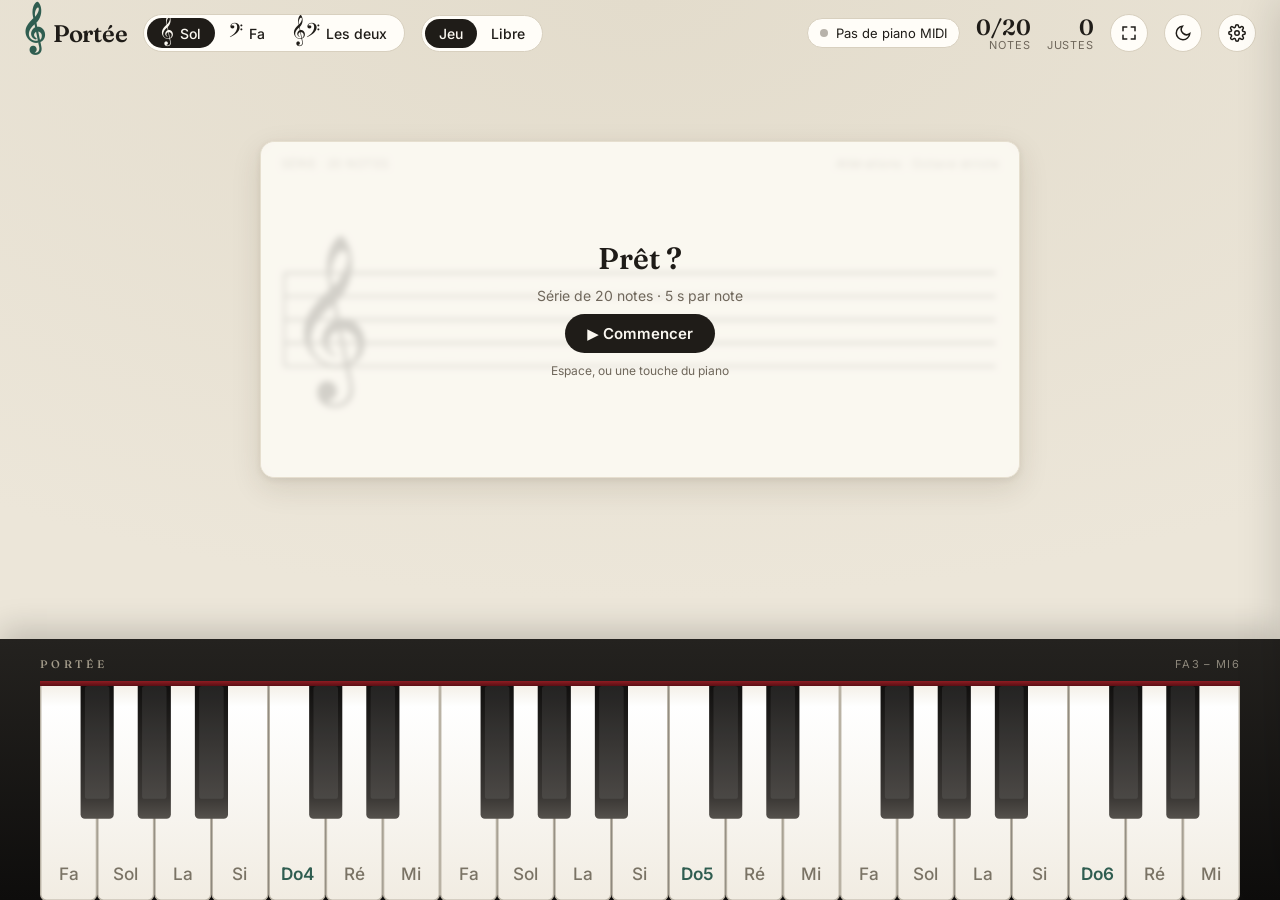
<file: index.html>
<!doctype html>
<html lang="fr">
<head>
<meta charset="utf-8">
<meta name="viewport" content="width=device-width, initial-scale=1, viewport-fit=cover">
<title>Portée</title>
<meta name="description" content="Entraînement à la lecture de notes, clé de sol et clé de fa, avec clavier et MIDI.">
<meta name="theme-color" content="#ece6d9">
<link rel="manifest" href="manifest.webmanifest">
<link rel="icon" href="icon.svg" type="image/svg+xml">
<link rel="preload" href="fonts/NotoMusic-music-4.woff2" as="font" type="font/woff2" crossorigin>
<link rel="stylesheet" href="css/fonts.css">
<link rel="stylesheet" href="css/style.css">
</head>
<body>

<header>
  <div class="brand"><span class="glyph">𝄞</span>Portée</div>
  <span class="seg" id="clefSeg">
    <button data-v="treble"><span class="g">𝄞</span><span class="t">Sol</span></button>
    <button data-v="bass"><span class="g">𝄢</span><span class="t">Fa</span></button>
    <button data-v="both" title="Portée double : clé de sol et clé de fa"><span class="g">𝄞𝄢</span><span class="t">Les deux</span></button>
  </span>
  <span class="seg" id="actSeg" title="Jeu : reconnaître les notes · Libre : la portée affiche ce que vous jouez">
    <button data-v="game">Jeu</button>
    <button data-v="free">Libre</button>
  </span>
  <div class="spacer"></div>
  <span class="pill metro-box" id="metroBox" hidden>
    <button class="step" id="tempoDown" title="Ralentir" aria-label="Ralentir">−</button>
    <button class="metro" id="metroBtn" aria-pressed="false"><span class="dot"></span><svg class="q" viewBox="0 0 10 20" aria-hidden="true"><ellipse cx="4.2" cy="16" rx="4" ry="2.9" transform="rotate(-22 4.2 16)"/><rect x="7.1" y="1" width="1.3" height="15"/></svg><span class="txt"></span></button>
    <button class="step" id="tempoUp" title="Accélérer" aria-label="Accélérer">+</button>
    <button class="metre" id="metreBtn" title="Mesure (appuyer pour changer)"></button>
  </span>
  <span class="pill midi hide-sm" id="midiPill" hidden><span class="dot"></span><span class="txt"></span></span>
  <div class="stat"><span class="v" id="stat1v"></span><span class="l" id="stat1l"></span></div>
  <div class="stat"><span class="v" id="stat2v"></span><span class="l" id="stat2l"></span></div>
  <div class="lives" id="lives" title="Vies"></div>
  <button class="icon-btn" id="fsBtn" title="Plein écran" aria-label="Plein écran" hidden>
    <svg viewBox="0 0 24 24" fill="none" stroke="currentColor" stroke-width="2" stroke-linecap="round"><path class="fs-on" d="M4 9V4h5M20 9V4h-5M4 15v5h5M20 15v5h-5"/><path class="fs-off" d="M9 4v5H4M15 4v5h5M9 20v-5H4M15 20v-5h5"/></svg>
  </button>
  <button class="icon-btn" id="themeBtn" title="Thème clair / sombre" aria-label="Thème clair / sombre">
    <svg viewBox="0 0 24 24" fill="none" stroke="currentColor" stroke-width="2"><path d="M21 12.8A9 9 0 1 1 11.2 3a7 7 0 0 0 9.8 9.8z"/></svg>
  </button>
  <button class="icon-btn" id="gearBtn" title="Réglages" aria-label="Réglages">
    <svg viewBox="0 0 24 24" fill="none" stroke="currentColor" stroke-width="2"><circle cx="12" cy="12" r="3"/><path d="M19.4 15a1.7 1.7 0 0 0 .3 1.8l.1.1a2 2 0 1 1-2.8 2.8l-.1-.1a1.7 1.7 0 0 0-1.8-.3 1.7 1.7 0 0 0-1 1.5V21a2 2 0 1 1-4 0v-.1a1.7 1.7 0 0 0-1.1-1.5 1.7 1.7 0 0 0-1.8.3l-.1.1a2 2 0 1 1-2.8-2.8l.1-.1a1.7 1.7 0 0 0 .3-1.8 1.7 1.7 0 0 0-1.5-1H3a2 2 0 1 1 0-4h.1a1.7 1.7 0 0 0 1.5-1.1 1.7 1.7 0 0 0-.3-1.8l-.1-.1a2 2 0 1 1 2.8-2.8l.1.1a1.7 1.7 0 0 0 1.8.3H9a1.7 1.7 0 0 0 1-1.5V3a2 2 0 1 1 4 0v.1a1.7 1.7 0 0 0 1 1.5 1.7 1.7 0 0 0 1.8-.3l.1-.1a2 2 0 1 1 2.8 2.8l-.1.1a1.7 1.7 0 0 0-.3 1.8V9a1.7 1.7 0 0 0 1.5 1H21a2 2 0 1 1 0 4h-.1a1.7 1.7 0 0 0-1.5 1z"/></svg>
  </button>
</header>

<main>
  <div class="sheet">
    <div class="sheet-head"><span id="headMode"></span><span id="headTags"></span></div>
    <svg id="staff" aria-label="Portée"></svg>
    <div class="overlay" id="overlay"></div>
    <button class="sheet-btn" id="clearSeq" hidden title="Effacer la partition">Effacer</button>
  </div>
  <div class="timer" id="timer"><i id="timerBar"></i></div>
  <div class="feedback" id="feedback" aria-live="polite"></div>
</main>

<section class="piano">
  <div class="piano-top"><span class="brandmark">PORTÉE</span><span id="rangeLbl"></span></div>
  <div class="keys-wrap" id="keysWrap">
    <div class="felt"></div>
    <svg class="keys" id="keys" aria-label="Clavier"></svg>
  </div>
</section>

<div class="scrim" id="scrim"></div>
<aside class="drawer" id="drawer" aria-label="Réglages">
  <h2>Réglages <button class="icon-btn" id="closeBtn" aria-label="Fermer">✕</button></h2>
  <div id="controls"></div>
  <div class="row"><div class="lbl">Entrée MIDI</div><div id="midiRow" class="hint-t"></div></div>
  <div class="row"><div class="lbl">Points faibles <span class="muted" id="statsClef"></span></div><div id="statsList"></div>
    <button class="link-btn" id="resetStats">Effacer les statistiques</button></div>
  <div class="row hint-t">Clavier d'ordinateur (mode 1 octave) : rangée du milieu pour les touches blanches, rangée du haut pour les noires. Espace : commencer.</div>
</aside>

<script type="module" src="js/main.js"></script>
</body>
</html>
</file>
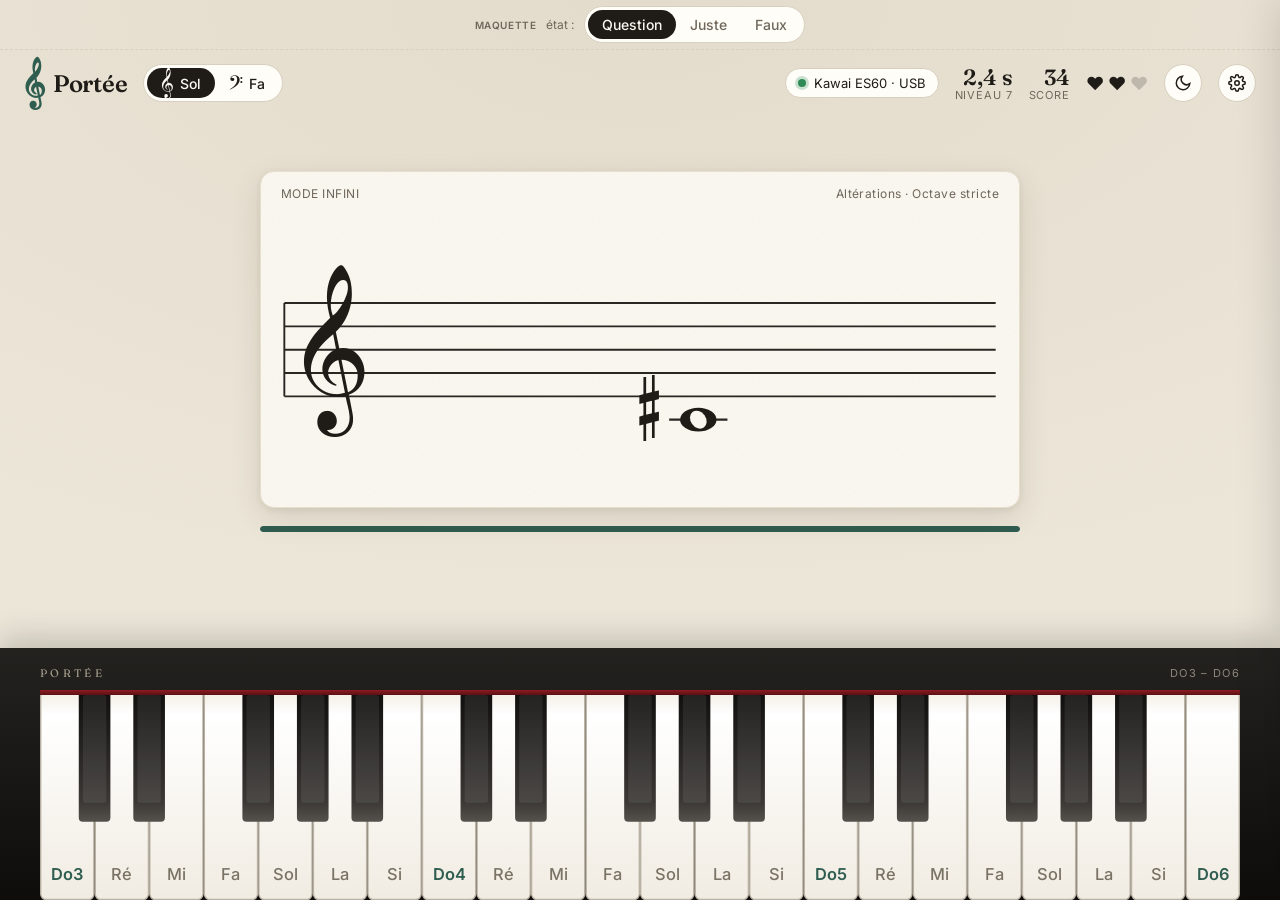
<file: maquette.html>
<!doctype html>
<html lang="fr">
<head>
<meta charset="utf-8">
<meta name="viewport" content="width=device-width, initial-scale=1">
<title>Portée — maquette</title>
<link rel="preconnect" href="https://fonts.googleapis.com">
<link rel="preconnect" href="https://fonts.gstatic.com" crossorigin>
<link href="https://fonts.googleapis.com/css2?family=Fraunces:opsz,wght@9..144,500;9..144,600&family=Inter:wght@400;500;600&family=Noto+Music&display=swap" rel="stylesheet">
<style>
:root{
  --bg:#ece6d9; --bg2:#e3dccc;
  --paper:#fbf8f1; --paper-edge:#e6dfcf;
  --ink:#1f1c18; --ink-soft:#6f675b; --line:#2a2622;
  --ui:#fffdf8; --ui-border:#d8d0bf; --ui-active:#1f1c18; --ui-active-text:#fbf8f1;
  --accent:#2f5d50;
  --ok:#2e8b57; --ok-soft:#bfe3cc; --bad:#c0392b; --bad-soft:#f2c4bd;
  --timer:#2f5d50; --timer-track:#e2dbcb;
  --lacquer1:#24221f; --lacquer2:#0e0d0c; --felt1:#8e1c22; --felt2:#5b0f14;
  --wk1:#ffffff; --wk2:#f1ece2; --wk-stroke:#b9b2a4;
  --bk1:#3b3835; --bk2:#0f0e0d;
  --shadow:0 10px 30px rgba(60,45,20,.12), 0 2px 6px rgba(60,45,20,.08);
}
:root[data-theme="dark"]{
  --bg:#141518; --bg2:#1a1b20;
  --paper:#1f2026; --paper-edge:#2c2d35;
  --ink:#ebe5d6; --ink-soft:#9b968a; --line:#d9d3c4;
  --ui:#23242b; --ui-border:#363843; --ui-active:#ebe5d6; --ui-active-text:#18191d;
  --accent:#7fb8a4;
  --ok:#4fc283; --ok-soft:#2c5b42; --bad:#ef6a5a; --bad-soft:#6b302b;
  --timer:#7fb8a4; --timer-track:#2c2d35;
  --shadow:0 10px 30px rgba(0,0,0,.45), 0 2px 6px rgba(0,0,0,.3);
}
*{box-sizing:border-box}
html,body{margin:0;height:100%}
body{
  background:radial-gradient(1200px 600px at 50% 0%, var(--bg2), var(--bg));
  color:var(--ink); font-family:Inter,system-ui,sans-serif;
  display:grid; grid-template-rows:auto auto 1fr auto; min-height:100vh;
  transition:background .3s,color .3s;
}
button{font:inherit;color:inherit}

/* ---------- barre maquette ---------- */
.mock{
  display:flex;gap:10px;align-items:center;justify-content:center;flex-wrap:wrap;
  font-size:12px;color:var(--ink-soft);padding:6px 16px;border-bottom:1px dashed var(--ui-border);
}
.mock b{font-weight:600;letter-spacing:.06em;text-transform:uppercase;font-size:10px}

/* ---------- barre du haut ---------- */
header{
  display:flex;align-items:center;gap:16px;padding:14px 24px;flex-wrap:wrap;
}
.brand{font-family:Fraunces,serif;font-weight:600;font-size:24px;letter-spacing:-.01em;display:flex;align-items:center;gap:8px}
.brand .glyph{font-family:"Noto Music";font-size:30px;line-height:1;color:var(--accent)}
.spacer{flex:1}
.seg{display:inline-flex;background:var(--ui);border:1px solid var(--ui-border);border-radius:999px;padding:3px}
.seg button{border:0;background:none;padding:6px 14px;border-radius:999px;cursor:pointer;font-size:14px;font-weight:500;display:flex;align-items:center;gap:6px;transition:background .2s,color .2s}
.seg button .g{font-family:"Noto Music";font-size:18px;line-height:1}
.seg button.on{background:var(--ui-active);color:var(--ui-active-text)}
.pill{display:inline-flex;align-items:center;gap:8px;background:var(--ui);border:1px solid var(--ui-border);border-radius:999px;padding:6px 12px;font-size:13px}
.dot{width:8px;height:8px;border-radius:50%;background:var(--ok);box-shadow:0 0 0 3px color-mix(in srgb,var(--ok) 25%,transparent)}
.stat{display:flex;flex-direction:column;align-items:flex-end;line-height:1.1}
.stat .v{font-family:Fraunces,serif;font-size:22px;font-weight:600}
.stat .l{font-size:11px;color:var(--ink-soft);text-transform:uppercase;letter-spacing:.08em}
.lives{display:flex;gap:4px;font-size:18px}
.lives .off{opacity:.2}
.icon-btn{width:38px;height:38px;border-radius:50%;border:1px solid var(--ui-border);background:var(--ui);cursor:pointer;display:grid;place-items:center}
.icon-btn svg{width:18px;height:18px}

/* ---------- zone partition ---------- */
main{display:flex;flex-direction:column;align-items:center;justify-content:center;padding:8px 24px 24px;gap:18px}
.sheet{
  width:min(760px,100%);background:var(--paper);border-radius:14px;box-shadow:var(--shadow);
  border:1px solid var(--paper-edge);position:relative;overflow:hidden;
}
.sheet::before{ /* grain papier */
  content:"";position:absolute;inset:0;pointer-events:none;opacity:.35;mix-blend-mode:multiply;
  background-image:url("data:image/svg+xml,%3Csvg xmlns='http://www.w3.org/2000/svg' width='160' height='160'%3E%3Cfilter id='n'%3E%3CfeTurbulence type='fractalNoise' baseFrequency='.9' numOctaves='2' stitchTiles='stitch'/%3E%3CfeColorMatrix values='0 0 0 0 .55 0 0 0 0 .5 0 0 0 0 .4 0 0 0 .18 0'/%3E%3C/filter%3E%3Crect width='100%25' height='100%25' filter='url(%23n)'/%3E%3C/svg%3E");
}
:root[data-theme="dark"] .sheet::before{opacity:.12;mix-blend-mode:screen}
.sheet-head{display:flex;justify-content:space-between;padding:14px 20px 0;font-size:12px;color:var(--ink-soft);letter-spacing:.04em}
.sheet svg{display:block;width:100%;height:auto}
.staff line{stroke:var(--line);stroke-width:1.3}
.clef{font-family:"Noto Music";fill:var(--ink)}
.note{fill:var(--ink);transition:fill .2s}
.note .hole{fill:var(--paper)}
.acc{font-family:"Noto Music";fill:var(--ink);transition:fill .2s}
.ledger{stroke:var(--line);stroke-width:1.6}
.state-ok .note,.state-ok .acc{fill:var(--ok)}
.state-bad .note,.state-bad .acc{fill:var(--bad)}
#noteGroup{transform-box:fill-box;transform-origin:center}
.state-ok #noteGroup{animation:pop .45s cubic-bezier(.3,1.6,.5,1)}
.state-bad #noteGroup{animation:shake .4s}
@keyframes pop{0%{transform:scale(1)}40%{transform:scale(1.25)}100%{transform:scale(1)}}
@keyframes shake{0%,100%{transform:translateX(0)}20%{transform:translateX(-7px)}40%{transform:translateX(6px)}60%{transform:translateX(-4px)}80%{transform:translateX(3px)}}

.timer{width:min(760px,100%);height:6px;background:var(--timer-track);border-radius:99px;overflow:hidden}
.timer i{display:block;height:100%;background:var(--timer);border-radius:99px;transform-origin:left;animation:countdown 2.4s linear infinite}
@keyframes countdown{0%{transform:scaleX(1)}75%{background:var(--timer)}100%{transform:scaleX(0);background:var(--bad)}}
.paused .timer i{animation:none;transform:scaleX(.42)}

.feedback{height:28px;font-family:Fraunces,serif;font-size:20px;font-weight:500;text-align:center}
.feedback .sub{font-family:Inter;font-size:14px;color:var(--ink-soft);margin-left:8px}
.feedback.ok{color:var(--ok)} .feedback.bad{color:var(--bad)}

/* ---------- clavier ---------- */
.piano{
  background:linear-gradient(180deg,var(--lacquer1),var(--lacquer2));
  padding:18px 24px 0;box-shadow:0 -10px 30px rgba(0,0,0,.18);
  display:flex;flex-direction:column;align-items:center;
}
.piano-top{width:100%;max-width:1200px;display:flex;justify-content:space-between;color:#8d877b;font-size:11px;letter-spacing:.12em;text-transform:uppercase;padding-bottom:10px}
.piano-top .brandmark{font-family:Fraunces,serif;letter-spacing:.3em;color:#a39b8a}
.keys-wrap{width:100%;max-width:1200px}
.keys-wrap.simple{max-width:760px}
.felt{height:5px;background:linear-gradient(180deg,var(--felt1),var(--felt2))}
.keys{display:block;width:100%;height:auto}
.wk{fill:url(#gWhite);stroke:var(--wk-stroke);stroke-width:1;cursor:pointer;transition:fill .15s}
.bk{fill:url(#gBlack);cursor:pointer}
.bk-shine{fill:rgba(255,255,255,.08);pointer-events:none}
.wk.ok{fill:var(--ok-soft)} .bk.ok{fill:var(--ok)}
.wk.bad{fill:var(--bad-soft)} .bk.bad{fill:var(--bad)}
.hint{animation:hint 1s ease-in-out infinite}
@keyframes hint{50%{opacity:.55}}
.klabel{font-size:12px;fill:#7a7365;text-anchor:middle;font-family:Inter;font-weight:500;pointer-events:none}
.klabel.c{fill:var(--accent);font-weight:600}
.klabel.big{font-size:17px}
.klabel.en{font-size:10px;fill:#a39b8a;font-weight:400}
.klabel.big.en{font-size:13px}
.blabel.sm{font-size:9px}
.blabel{font-size:11px;fill:#cfc8b8;text-anchor:middle;font-family:Inter;pointer-events:none}

/* ---------- panneau réglages ---------- */
.drawer{
  position:fixed;top:0;right:0;height:100%;width:min(360px,100%);background:var(--ui);
  border-left:1px solid var(--ui-border);box-shadow:-20px 0 40px rgba(0,0,0,.15);
  transform:translateX(105%);transition:transform .3s cubic-bezier(.2,.8,.2,1);
  padding:22px;overflow:auto;z-index:10;
}
.drawer.open{transform:none}
.drawer h2{font-family:Fraunces,serif;font-weight:600;margin:0 0 18px;font-size:22px;display:flex;justify-content:space-between;align-items:center}
.row{padding:12px 0;border-top:1px solid var(--ui-border)}
.row .lbl{font-size:13px;font-weight:600;margin-bottom:8px}
.row .hint-t{font-size:12px;color:var(--ink-soft);margin-top:6px}
.row .seg{flex-wrap:wrap}
.switch{display:flex;justify-content:space-between;align-items:center}
.tg{width:42px;height:24px;border-radius:99px;background:var(--ui-border);position:relative;cursor:pointer;border:0;transition:background .2s}
.tg::after{content:"";position:absolute;top:3px;left:3px;width:18px;height:18px;border-radius:50%;background:#fff;transition:transform .2s;box-shadow:0 1px 3px rgba(0,0,0,.25)}
.tg.on{background:var(--accent)} .tg.on::after{transform:translateX(18px)}

@media (max-width:700px){
  header{padding:12px 16px;gap:10px}
  main{padding:8px 16px 16px}
  .piano{padding:12px 8px 0}
  .hide-sm{display:none}
}
</style>
</head>
<body>

<div class="mock">
  <b>Maquette</b> état :
  <span class="seg" id="viewSeg">
    <button data-v="question" class="on">Question</button>
    <button data-v="ok">Juste</button>
    <button data-v="bad">Faux</button>
  </span>
</div>

<header>
  <div class="brand"><span class="glyph">𝄞</span>Portée</div>
  <span class="seg" id="clefSeg">
    <button data-c="treble" class="on"><span class="g">𝄞</span>Sol</button>
    <button data-c="bass"><span class="g">𝄢</span>Fa</button>
  </span>
  <div class="spacer"></div>
  <span class="pill hide-sm"><span class="dot"></span>Kawai ES60 · USB</span>
  <div class="stat hide-sm"><span class="v">2,4 s</span><span class="l">Niveau 7</span></div>
  <div class="stat"><span class="v">34</span><span class="l">Score</span></div>
  <div class="lives" title="Vies"><span>♥</span><span>♥</span><span class="off">♥</span></div>
  <button class="icon-btn" id="themeBtn" title="Thème">
    <svg viewBox="0 0 24 24" fill="none" stroke="currentColor" stroke-width="2"><path d="M21 12.8A9 9 0 1 1 11.2 3a7 7 0 0 0 9.8 9.8z"/></svg>
  </button>
  <button class="icon-btn" id="gearBtn" title="Réglages">
    <svg viewBox="0 0 24 24" fill="none" stroke="currentColor" stroke-width="2"><circle cx="12" cy="12" r="3"/><path d="M19.4 15a1.7 1.7 0 0 0 .3 1.8l.1.1a2 2 0 1 1-2.8 2.8l-.1-.1a1.7 1.7 0 0 0-1.8-.3 1.7 1.7 0 0 0-1 1.5V21a2 2 0 1 1-4 0v-.1a1.7 1.7 0 0 0-1.1-1.5 1.7 1.7 0 0 0-1.8.3l-.1.1a2 2 0 1 1-2.8-2.8l.1-.1a1.7 1.7 0 0 0 .3-1.8 1.7 1.7 0 0 0-1.5-1H3a2 2 0 1 1 0-4h.1a1.7 1.7 0 0 0 1.5-1.1 1.7 1.7 0 0 0-.3-1.8l-.1-.1a2 2 0 1 1 2.8-2.8l.1.1a1.7 1.7 0 0 0 1.8.3H9a1.7 1.7 0 0 0 1-1.5V3a2 2 0 1 1 4 0v.1a1.7 1.7 0 0 0 1 1.5 1.7 1.7 0 0 0 1.8-.3l.1-.1a2 2 0 1 1 2.8 2.8l-.1.1a1.7 1.7 0 0 0-.3 1.8V9a1.7 1.7 0 0 0 1.5 1H21a2 2 0 1 1 0 4h-.1a1.7 1.7 0 0 0-1.5 1z"/></svg>
  </button>
</header>

<main id="main">
  <div class="sheet">
    <div class="sheet-head"><span>MODE INFINI</span><span>Altérations · Octave stricte</span></div>
    <svg viewBox="0 0 520 210" id="staff"></svg>
  </div>
  <div class="timer"><i></i></div>
  <div class="feedback" id="feedback"></div>
</main>

<section class="piano">
  <div class="piano-top"><span class="brandmark">PORTÉE</span><span id="rangeLbl"></span></div>
  <div class="keys-wrap" id="keysWrap">
    <div class="felt"></div>
    <svg class="keys" id="keys"></svg>
  </div>
</section>

<aside class="drawer" id="drawer">
  <h2>Réglages <button class="icon-btn" id="closeBtn">✕</button></h2>
  <div class="row"><div class="lbl">Mode de jeu</div>
    <span class="seg"><button>Série</button><button class="on">Infini</button></span>
    <div class="hint-t">Infini : le temps diminue à chaque bonne réponse · 3 vies</div></div>
  <div class="row"><div class="lbl">Longueur de série</div>
    <span class="seg"><button>10</button><button class="on">20</button><button>50</button></span></div>
  <div class="row"><div class="lbl">Clavier</div>
    <span class="seg" id="kbSeg"><button data-k="strict" class="on">Octave stricte</button><button data-k="simple">1 octave</button></span>
    <div class="hint-t">1 octave : seul le nom de la note compte</div></div>
  <div class="row switch"><span class="lbl" style="margin:0">Noms sur les touches</span><button class="tg on" id="namesTg"></button></div>
  <div class="row"><div class="lbl">Notation</div>
    <span class="seg" id="notSeg"><button data-n="fr" class="on">Do Ré Mi</button><button data-n="en">C D E</button><button data-n="both">Les deux</button></span></div>
  <div class="row switch"><span class="lbl" style="margin:0">Altérations ♯ ♭</span><button class="tg on"></button></div>
  <div class="row switch"><span class="lbl" style="margin:0">Cas rares (Mi♯, Do♭…)</span><button class="tg"></button></div>
  <div class="row"><div class="lbl">Temps par note (mode série)</div>
    <span class="seg"><button>∞</button><button>10 s</button><button class="on">5 s</button><button>3 s</button><button>2 s</button></span></div>
  <div class="row"><div class="lbl">Étendue</div>
    <span class="seg"><button>Portée</button><button class="on">+2 lignes</button><button>+3 lignes</button></span></div>
  <div class="row switch"><span class="lbl" style="margin:0">Son de l'appli</span><button class="tg"></button></div>
  <div class="row"><div class="lbl">Entrée MIDI</div>
    <span class="pill"><span class="dot"></span>Kawai ES60 · USB</span></div>
</aside>

<script>
const S={clef:'treble',kb:'strict',names:true,notation:'fr',view:'question'};
const SHARP=['Do','Do♯','Ré','Ré♯','Mi','Fa','Fa♯','Sol','Sol♯','La','La♯','Si'];
const FLAT =['Do','Ré♭','Ré','Mi♭','Mi','Fa','Sol♭','Sol','La♭','La','Si♭','Si'];
const SHARP_EN=['C','C♯','D','D♯','E','F','F♯','G','G♯','A','A♯','B'];
const FLAT_EN =['C','D♭','D','E♭','E','F','G♭','G','A♭','A','B♭','B'];
// nom selon la notation choisie ; sep sépare FR et EN en mode « les deux »
const nm=(fr,en,sep=' / ')=>S.notation==='fr'?fr:S.notation==='en'?en:fr+sep+en;
const NOTES={
  treble:{letter:0,oct:4,acc:'♯',midi:61,txt:['Do♯ 4','C♯4'],alt:['Ré♭ 4','D♭4'],wrong:62,range:[48,84]},
  bass:  {letter:2,oct:2,acc:'♭',midi:39,txt:['Mi♭ 2','E♭2'],alt:['Ré♯ 2','D♯2'],wrong:40,range:[36,72]}
};
const NS='http://www.w3.org/2000/svg';
const el=(t,a={},txt)=>{const e=document.createElementNS(NS,t);for(const k in a)e.setAttribute(k,a[k]);if(txt!=null)e.textContent=txt;return e};

const TOP=70,SP=16,BOT=TOP+4*SP;
function drawStaff(){
  const svg=document.getElementById('staff');svg.innerHTML='';
  svg.setAttribute('class',S.view==='ok'?'state-ok':S.view==='bad'?'state-bad':'');
  const g=el('g',{class:'staff'});
  for(let i=0;i<5;i++)g.appendChild(el('line',{x1:16,x2:504,y1:TOP+i*SP,y2:TOP+i*SP}));
  g.appendChild(el('line',{x1:16,x2:16,y1:TOP,y2:BOT}));
  svg.appendChild(g);
  // clé
  if(S.clef==='treble') svg.appendChild(el('text',{class:'clef',x:26,y:BOT+1,'font-size':68},'𝄞'));
  else svg.appendChild(el('text',{class:'clef',x:30,y:TOP+SP*3.5,'font-size':66},'𝄢'));
  // note
  const n=NOTES[S.clef];
  const d=n.oct*7+n.letter, ref=S.clef==='treble'?30:18; // E4 / G2 sur la ligne du bas
  const y=BOT-(d-ref)*SP/2, x=300;
  const ng=el('g',{id:'noteGroup'});
  for(let ly=BOT+SP;ly<=y+0.1;ly+=SP)ng.appendChild(el('line',{class:'ledger',x1:x-20,x2:x+20,y1:ly,y2:ly}));
  for(let ly=TOP-SP;ly>=y-0.1;ly-=SP)ng.appendChild(el('line',{class:'ledger',x1:x-20,x2:x+20,y1:ly,y2:ly}));
  ng.appendChild(el('text',{class:'acc',x:x-34,y:y,'font-size':60,'text-anchor':'middle'},n.acc));
  const head=el('g',{class:'note'});
  head.appendChild(el('ellipse',{cx:x,cy:y,rx:12.5,ry:8.2}));
  head.appendChild(el('ellipse',{class:'hole',cx:x,cy:y,rx:5.2,ry:6.6,transform:`rotate(-35 ${x} ${y})`}));
  ng.appendChild(head);
  svg.appendChild(ng);
}

function drawKeys(){
  const svg=document.getElementById('keys');svg.innerHTML='';
  const n=NOTES[S.clef], simple=S.kb==='simple';
  const [lo,hi]=simple?[60,71]:n.range;
  const kw=simple?80:40, kh=simple?160:150, bw=kw*.58, bh=kh*.62;
  const defs=el('defs');
  defs.innerHTML=`<linearGradient id="gWhite" x1="0" y1="0" x2="0" y2="1"><stop offset="0" stop-color="var(--wk2)"/><stop offset=".12" stop-color="var(--wk1)"/><stop offset="1" stop-color="var(--wk2)"/></linearGradient>
  <linearGradient id="gBlack" x1="0" y1="0" x2="0" y2="1"><stop offset="0" stop-color="var(--bk2)"/><stop offset=".85" stop-color="var(--bk1)"/><stop offset="1" stop-color="#55514c"/></linearGradient>`;
  svg.appendChild(defs);
  const match=m=>simple?(a,b)=>a%12===b%12:(a,b)=>a===b;
  const eq=match();
  const cls=m=>{
    if(S.view==='ok'&&eq(m,n.midi))return' ok';
    if(S.view==='bad'&&eq(m,n.wrong))return' bad';
    if(S.view==='bad'&&eq(m,n.midi))return' ok hint';
    return'';
  };
  let wi=0;const blacks=[];
  for(let m=lo;m<=hi;m++){
    const pc=m%12, black=[1,3,6,8,10].includes(pc);
    if(black){blacks.push([m,wi*kw-bw/2]);continue}
    const x=wi*kw;
    svg.appendChild(el('rect',{class:'wk'+cls(m),x:x+.5,y:-4,width:kw-1,height:kh+4,rx:simple?6:4}));
    if(S.names){
      const isC=pc===0;
      const oct=(!simple&&isC)?String(Math.floor(m/12)-1):'';
      const fr=SHARP[pc]+oct, en=SHARP_EN[pc]+oct;
      const c='klabel'+(isC&&!simple?' c':'')+(simple?' big':'');
      if(S.notation==='both'){
        svg.appendChild(el('text',{class:c,x:x+kw/2,y:kh-12},fr));
        svg.appendChild(el('text',{class:c+' en',x:x+kw/2,y:kh-(simple?32:26)},en));
      } else svg.appendChild(el('text',{class:c,x:x+kw/2,y:kh-14},nm(fr,en)));
    }
    wi++;
  }
  for(const [m,x] of blacks){
    svg.appendChild(el('rect',{class:'bk'+cls(m),x,y:-4,width:bw,height:bh+4,rx:3}));
    svg.appendChild(el('rect',{class:'bk-shine',x:x+3,y:0,width:bw-6,height:bh-14,rx:2}));
    if(S.names&&simple){
      const pc=m%12;
      const both=S.notation==='both';
      svg.appendChild(el('text',{class:'blabel'+(both?' sm':''),x:x+bw/2,y:bh-30},nm(SHARP[pc],SHARP_EN[pc],' · ')));
      svg.appendChild(el('text',{class:'blabel'+(both?' sm':''),x:x+bw/2,y:bh-14},nm(FLAT[pc],FLAT_EN[pc],' · ')));
    }
  }
  svg.setAttribute('viewBox',`0 0 ${wi*kw} ${kh}`);
  document.getElementById('keysWrap').classList.toggle('simple',simple);
  document.getElementById('rangeLbl').textContent=simple?'1 octave':`Do${Math.floor(lo/12)-1} – Do${Math.floor(hi/12)-1}`;
}

function drawFeedback(){
  const f=document.getElementById('feedback'), n=NOTES[S.clef];
  f.className='feedback '+(S.view==='question'?'':S.view);
  f.innerHTML=S.view==='ok'?`${nm(...n.txt)} — juste !<span class="sub">0,9 s</span>`
            :S.view==='bad'?`C'était ${nm(...n.txt)}<span class="sub">(ou ${nm(...n.alt)})</span>`:'';
  document.getElementById('main').classList.toggle('paused',S.view!=='question');
}
function render(){drawStaff();drawKeys();drawFeedback()}

function seg(id,key,attr){
  document.getElementById(id).addEventListener('click',e=>{
    const b=e.target.closest('button');if(!b)return;
    S[key]=b.dataset[attr];
    [...e.currentTarget.children].forEach(c=>c.classList.toggle('on',c===b));render();
  });
}
seg('viewSeg','view','v');seg('clefSeg','clef','c');seg('kbSeg','kb','k');seg('notSeg','notation','n');
document.getElementById('namesTg').onclick=e=>{S.names=!S.names;e.currentTarget.classList.toggle('on',S.names);render()};
document.getElementById('gearBtn').onclick=()=>document.getElementById('drawer').classList.add('open');
document.getElementById('closeBtn').onclick=()=>document.getElementById('drawer').classList.remove('open');
document.getElementById('themeBtn').onclick=()=>{const r=document.documentElement;r.dataset.theme=r.dataset.theme==='dark'?'light':'dark'};
// autres boutons décoratifs du panneau
document.querySelectorAll('.drawer .seg:not(#kbSeg):not(#notSeg)').forEach(s=>s.addEventListener('click',e=>{const b=e.target.closest('button');if(b)[...s.children].forEach(c=>c.classList.toggle('on',c===b))}));
document.querySelectorAll('.drawer .tg:not(#namesTg)').forEach(t=>t.onclick=()=>t.classList.toggle('on'));
document.fonts.ready.then(render);render();
</script>
</body>
</html>
</file>
<file: css/fonts.css>
/* Polices embarquées (Google Fonts, licence SIL OFL) : l'appli fonctionne hors ligne dès la première ouverture. */
/* latin-ext */
@font-face {
  font-family: 'Fraunces';
  font-style: normal;
  font-weight: 500;
  font-display: swap;
  src: url(../fonts/Fraunces-latin-ext-0.woff2) format('woff2');
  unicode-range: U+0100-02BA, U+02BD-02C5, U+02C7-02CC, U+02CE-02D7, U+02DD-02FF, U+0304, U+0308, U+0329, U+1D00-1DBF, U+1E00-1E9F, U+1EF2-1EFF, U+2020, U+20A0-20AB, U+20AD-20C4, U+2113, U+2C60-2C7F, U+A720-A7FF;
}
/* latin */
@font-face {
  font-family: 'Fraunces';
  font-style: normal;
  font-weight: 500;
  font-display: swap;
  src: url(../fonts/Fraunces-latin-1.woff2) format('woff2');
  unicode-range: U+0000-00FF, U+0131, U+0152-0153, U+02BB-02BC, U+02C6, U+02DA, U+02DC, U+0304, U+0308, U+0329, U+2000-206F, U+20AC, U+2122, U+2191, U+2193, U+2212, U+2215, U+FEFF, U+FFFD;
}
/* latin-ext */
@font-face {
  font-family: 'Fraunces';
  font-style: normal;
  font-weight: 600;
  font-display: swap;
  src: url(../fonts/Fraunces-latin-ext-0.woff2) format('woff2');
  unicode-range: U+0100-02BA, U+02BD-02C5, U+02C7-02CC, U+02CE-02D7, U+02DD-02FF, U+0304, U+0308, U+0329, U+1D00-1DBF, U+1E00-1E9F, U+1EF2-1EFF, U+2020, U+20A0-20AB, U+20AD-20C4, U+2113, U+2C60-2C7F, U+A720-A7FF;
}
/* latin */
@font-face {
  font-family: 'Fraunces';
  font-style: normal;
  font-weight: 600;
  font-display: swap;
  src: url(../fonts/Fraunces-latin-1.woff2) format('woff2');
  unicode-range: U+0000-00FF, U+0131, U+0152-0153, U+02BB-02BC, U+02C6, U+02DA, U+02DC, U+0304, U+0308, U+0329, U+2000-206F, U+20AC, U+2122, U+2191, U+2193, U+2212, U+2215, U+FEFF, U+FFFD;
}
/* latin-ext */
@font-face {
  font-family: 'Inter';
  font-style: normal;
  font-weight: 400;
  font-display: swap;
  src: url(../fonts/Inter-latin-ext-2.woff2) format('woff2');
  unicode-range: U+0100-02BA, U+02BD-02C5, U+02C7-02CC, U+02CE-02D7, U+02DD-02FF, U+0304, U+0308, U+0329, U+1D00-1DBF, U+1E00-1E9F, U+1EF2-1EFF, U+2020, U+20A0-20AB, U+20AD-20C4, U+2113, U+2C60-2C7F, U+A720-A7FF;
}
/* latin */
@font-face {
  font-family: 'Inter';
  font-style: normal;
  font-weight: 400;
  font-display: swap;
  src: url(../fonts/Inter-latin-3.woff2) format('woff2');
  unicode-range: U+0000-00FF, U+0131, U+0152-0153, U+02BB-02BC, U+02C6, U+02DA, U+02DC, U+0304, U+0308, U+0329, U+2000-206F, U+20AC, U+2122, U+2191, U+2193, U+2212, U+2215, U+FEFF, U+FFFD;
}
/* latin-ext */
@font-face {
  font-family: 'Inter';
  font-style: normal;
  font-weight: 500;
  font-display: swap;
  src: url(../fonts/Inter-latin-ext-2.woff2) format('woff2');
  unicode-range: U+0100-02BA, U+02BD-02C5, U+02C7-02CC, U+02CE-02D7, U+02DD-02FF, U+0304, U+0308, U+0329, U+1D00-1DBF, U+1E00-1E9F, U+1EF2-1EFF, U+2020, U+20A0-20AB, U+20AD-20C4, U+2113, U+2C60-2C7F, U+A720-A7FF;
}
/* latin */
@font-face {
  font-family: 'Inter';
  font-style: normal;
  font-weight: 500;
  font-display: swap;
  src: url(../fonts/Inter-latin-3.woff2) format('woff2');
  unicode-range: U+0000-00FF, U+0131, U+0152-0153, U+02BB-02BC, U+02C6, U+02DA, U+02DC, U+0304, U+0308, U+0329, U+2000-206F, U+20AC, U+2122, U+2191, U+2193, U+2212, U+2215, U+FEFF, U+FFFD;
}
/* latin-ext */
@font-face {
  font-family: 'Inter';
  font-style: normal;
  font-weight: 600;
  font-display: swap;
  src: url(../fonts/Inter-latin-ext-2.woff2) format('woff2');
  unicode-range: U+0100-02BA, U+02BD-02C5, U+02C7-02CC, U+02CE-02D7, U+02DD-02FF, U+0304, U+0308, U+0329, U+1D00-1DBF, U+1E00-1E9F, U+1EF2-1EFF, U+2020, U+20A0-20AB, U+20AD-20C4, U+2113, U+2C60-2C7F, U+A720-A7FF;
}
/* latin */
@font-face {
  font-family: 'Inter';
  font-style: normal;
  font-weight: 600;
  font-display: swap;
  src: url(../fonts/Inter-latin-3.woff2) format('woff2');
  unicode-range: U+0000-00FF, U+0131, U+0152-0153, U+02BB-02BC, U+02C6, U+02DA, U+02DC, U+0304, U+0308, U+0329, U+2000-206F, U+20AC, U+2122, U+2191, U+2193, U+2212, U+2215, U+FEFF, U+FFFD;
}
/* music */
@font-face {
  font-family: 'Noto Music';
  font-style: normal;
  font-weight: 400;
  font-display: swap;
  src: url(../fonts/NotoMusic-music-4.woff2) format('woff2');
  unicode-range: U+25CC, U+2669-266F, U+1D000-1D0F5, U+1D100-1D245;
}
</file>
<file: css/style.css>
:root {
  --bg: #ece6d9; --bg2: #e3dccc;
  --paper: #fbf8f1; --paper-edge: #e6dfcf;
  --ink: #1f1c18; --ink-soft: #6f675b; --line: #2a2622;
  --ui: #fffdf8; --ui-border: #d8d0bf; --ui-active: #1f1c18; --ui-active-text: #fbf8f1;
  --accent: #2f5d50;
  --ok: #2e8b57; --ok-soft: #bfe3cc; --bad: #c0392b; --bad-soft: #f2c4bd;
  --timer: #2f5d50; --timer-track: #e2dbcb;
  --lacquer1: #24221f; --lacquer2: #0e0d0c; --felt1: #8e1c22; --felt2: #5b0f14;
  --wk1: #ffffff; --wk2: #f1ece2; --wk-stroke: #b9b2a4; --wk-down: #e2dccf;
  --bk1: #3b3835; --bk2: #0f0e0d;
  --shadow: 0 10px 30px rgba(60, 45, 20, .12), 0 2px 6px rgba(60, 45, 20, .08);
  color-scheme: light;
}
:root[data-theme="dark"] {
  --bg: #141518; --bg2: #1a1b20;
  --paper: #1f2026; --paper-edge: #2c2d35;
  --ink: #ebe5d6; --ink-soft: #9b968a; --line: #d9d3c4;
  --ui: #23242b; --ui-border: #363843; --ui-active: #ebe5d6; --ui-active-text: #18191d;
  --accent: #7fb8a4;
  --ok: #4fc283; --ok-soft: #2c5b42; --bad: #ef6a5a; --bad-soft: #6b302b;
  --timer: #7fb8a4; --timer-track: #2c2d35;
  --shadow: 0 10px 30px rgba(0, 0, 0, .45), 0 2px 6px rgba(0, 0, 0, .3);
  color-scheme: dark;
}

* { box-sizing: border-box }
html, body { margin: 0; min-height: 100% }
body {
  background: radial-gradient(1200px 600px at 50% 0%, var(--bg2), var(--bg)) fixed, var(--bg);
  color: var(--ink); font-family: Inter, system-ui, sans-serif;
  /* Tout tient dans la hauteur de l'écran, sans défilement : la partition prend la place qui reste. */
  display: grid; grid-template-rows: auto minmax(0, 1fr) auto; grid-template-columns: minmax(0, 1fr);
  height: 100vh; height: 100dvh; overflow: hidden;
  transition: background .3s, color .3s;
  -webkit-tap-highlight-color: transparent;
}
button { font: inherit; color: inherit }
[hidden] { display: none !important }

/* ---------- barre du haut ---------- */
header { display: flex; align-items: center; gap: 16px; padding: 14px 24px; flex-wrap: wrap }
.brand { font-family: Fraunces, serif; font-weight: 600; font-size: 24px; letter-spacing: -.01em; display: flex; align-items: center; gap: 8px }
.brand .glyph { font-family: "Noto Music"; font-size: 30px; line-height: 1; color: var(--accent) }
.spacer { flex: 1 }
.seg { display: inline-flex; flex-wrap: wrap; background: var(--ui); border: 1px solid var(--ui-border); border-radius: 999px; padding: 3px }
.seg button { border: 0; background: none; padding: 6px 14px; border-radius: 999px; cursor: pointer; font-size: 14px; font-weight: 500; display: flex; align-items: center; gap: 6px; transition: background .2s, color .2s }
.seg button .g { font-family: "Noto Music"; font-size: 18px; line-height: 1 }
.seg button.on { background: var(--ui-active); color: var(--ui-active-text) }
.seg button:focus-visible, .icon-btn:focus-visible, .tg:focus-visible, .btn:focus-visible { outline: 2px solid var(--accent); outline-offset: 2px }
.pill { white-space: nowrap; display: inline-flex; align-items: center; gap: 8px; background: var(--ui); border: 1px solid var(--ui-border); border-radius: 999px; padding: 6px 12px; font-size: 13px }
.dot { width: 8px; height: 8px; border-radius: 50%; background: var(--ink-soft); opacity: .5 }
.metro-box { padding: 2px; gap: 0 }
.metro-box button { border: 0; background: none; color: inherit; font: inherit; cursor: pointer; border-radius: 999px; display: inline-flex; align-items: center; justify-content: center }
.metro-box button:focus-visible { outline: 2px solid var(--accent); outline-offset: 1px }
.metro-box .step { width: 30px; height: 30px; font-size: 18px; line-height: 1; touch-action: manipulation; user-select: none; -webkit-user-select: none }
.metro-box .step:hover { background: var(--ui-border) }
.metro-box .metro { gap: 8px; padding: 4px 6px; font-size: 14px; font-variant-numeric: tabular-nums; min-width: 84px }
.metro-box .metre { margin-left: 2px; padding: 0 10px; height: 30px; border-left: 1px solid var(--ui-border) !important; border-radius: 0 999px 999px 0; font-family: Fraunces, serif; font-weight: 600; font-size: 14px; font-variant-numeric: tabular-nums }
.metro-box .metre:hover { background: var(--ui-border) }
.metro .q { width: 9px; height: 18px; fill: currentColor; margin-right: -4px }
.metro-box.on { border-color: var(--accent) }
.metro-box.on .dot { background: var(--accent); opacity: 1 }
.metro .dot.tick { animation: beat .18s ease-out }
.metro .dot.tick.accent { animation-duration: .26s }
@keyframes beat { 0% { transform: scale(2.1); box-shadow: 0 0 0 4px color-mix(in srgb, var(--accent) 35%, transparent) } 100% { transform: scale(1) } }
.pill.on .dot, .dot.on { background: var(--ok); opacity: 1; box-shadow: 0 0 0 3px color-mix(in srgb, var(--ok) 25%, transparent) }
.stat { display: flex; flex-direction: column; align-items: flex-end; line-height: 1.1; min-width: 44px }
.stat .v { font-family: Fraunces, serif; font-size: 22px; font-weight: 600; font-variant-numeric: tabular-nums }
.stat .l { font-size: 11px; color: var(--ink-soft); text-transform: uppercase; letter-spacing: .08em }
.lives { display: flex; gap: 4px; font-size: 18px; color: var(--bad) }
.lives .off { opacity: .2; color: var(--ink) }
.lives .lost { animation: lost .5s }
@keyframes lost { 40% { transform: scale(1.6) } }
.icon-btn { width: 38px; height: 38px; border-radius: 50%; border: 1px solid var(--ui-border); background: var(--ui); cursor: pointer; display: grid; place-items: center; flex: none }
.icon-btn svg { width: 18px; height: 18px }

/* ---------- zone partition ---------- */
main { display: flex; flex-direction: column; align-items: center; justify-content: center; padding: 8px 24px 24px; gap: 18px; min-height: 0 }
.sheet {
  width: min(760px, 100%); background: var(--paper); border-radius: 14px; box-shadow: var(--shadow);
  border: 1px solid var(--paper-edge); position: relative; overflow: hidden;
  flex: 0 1 auto; min-height: 0; display: flex; flex-direction: column;
}
.sheet::before {
  content: ""; position: absolute; inset: 0; pointer-events: none; opacity: .35; mix-blend-mode: multiply;
  background-image: url("data:image/svg+xml,%3Csvg xmlns='http://www.w3.org/2000/svg' width='160' height='160'%3E%3Cfilter id='n'%3E%3CfeTurbulence type='fractalNoise' baseFrequency='.9' numOctaves='2' stitchTiles='stitch'/%3E%3CfeColorMatrix values='0 0 0 0 .55 0 0 0 0 .5 0 0 0 0 .4 0 0 0 .18 0'/%3E%3C/filter%3E%3Crect width='100%25' height='100%25' filter='url(%23n)'/%3E%3C/svg%3E");
}
:root[data-theme="dark"] .sheet::before { opacity: .12; mix-blend-mode: screen }
.sheet-head { display: flex; justify-content: space-between; gap: 12px; padding: 14px 20px 0; font-size: 12px; color: var(--ink-soft); letter-spacing: .04em }
.sheet-head span:first-child { text-transform: uppercase }
.sheet svg { display: block; width: 100%; height: auto; flex: 0 1 auto; min-height: 0 } /* rétrécit s'il manque de la hauteur */
.staff line { stroke: var(--line); stroke-width: 1.3 }
.clef { font-family: "Noto Music"; fill: var(--ink) }
.note { fill: var(--ink); transition: fill .2s }
.note .hole { fill: var(--paper) }
.acc { font-family: "Noto Music"; fill: var(--ink); transition: fill .2s }
.chord-label { font-family: Fraunces, serif; font-size: 26px; font-weight: 600; fill: var(--accent) }
.chord-label.small { font-size: 18px }
.rest text { font-family: "Noto Music"; fill: var(--ink) }
.rest circle { fill: var(--ink) }
.seq .live .note, .seq .live .acc { fill: var(--accent) }
.sheet-btn { position: absolute; right: 12px; bottom: 10px; z-index: 2; border: 1px solid var(--ui-border); background: var(--ui); color: var(--ink-soft); border-radius: 999px; padding: 4px 12px; font: inherit; font-size: 12px; cursor: pointer }
.sheet-btn:hover { color: var(--ink) }
.sheet-btn:focus-visible { outline: 2px solid var(--accent); outline-offset: 2px }
.chord-label.interval { font-size: 19px; font-weight: 500; font-style: italic; fill: var(--ink-soft) }
.ledger { stroke: var(--line); stroke-width: 1.6 }
.system { stroke: var(--line); stroke-width: 1.3 }
.brace { fill: var(--ink) }
.bar { stroke: var(--line); stroke-width: 1.3 }
.tie { fill: var(--ink) }
.seq .live .tie { fill: var(--accent) }
.note .held, .acc.held { opacity: .32 }
.dyn { font-family: "Noto Music"; fill: var(--ink) }
.seq .live .dyn { fill: var(--accent) }
.state-ok .note, .state-ok .acc { fill: var(--ok) }
.state-bad .note, .state-bad .acc { fill: var(--bad) }
#noteGroup { transform-box: fill-box; transform-origin: center }
#noteGroup.enter { animation: noteIn .22s ease-out }
.state-ok #noteGroup { animation: pop .45s cubic-bezier(.3, 1.6, .5, 1) }
.state-bad #noteGroup { animation: shake .4s }
@keyframes noteIn { from { opacity: 0; transform: translateX(16px) } }
@keyframes pop { 40% { transform: scale(1.25) } }
@keyframes shake { 20% { transform: translateX(-7px) } 40% { transform: translateX(6px) } 60% { transform: translateX(-4px) } 80% { transform: translateX(3px) } }

/* écran d'accueil / résumé, posé sur la partition */
.overlay {
  position: absolute; inset: 0; display: flex; flex-direction: column; align-items: center; justify-content: center; gap: 10px;
  background: color-mix(in srgb, var(--paper) 82%, transparent); backdrop-filter: blur(3px);
  text-align: center; padding: 20px; transition: opacity .25s;
  justify-content: safe center; overflow: auto;
}
.overlay.hide { opacity: 0; pointer-events: none }
.overlay h3 { font-family: Fraunces, serif; font-weight: 600; font-size: 30px; margin: 0 }
.overlay .big { font-family: Fraunces, serif; font-weight: 600; font-size: 54px; line-height: 1 }
.overlay .big small { font-size: 26px; color: var(--ink-soft) }
.overlay .meta { display: flex; gap: 22px; color: var(--ink-soft); font-size: 14px; flex-wrap: wrap; justify-content: center }
.overlay .meta b { color: var(--ink); font-weight: 600 }
.overlay .record { color: var(--accent); font-weight: 600 }
.overlay .chips { display: flex; gap: 6px; flex-wrap: wrap; justify-content: center; max-width: 520px }
.chip { font-size: 13px; padding: 3px 10px; border-radius: 99px; background: var(--bad-soft); color: var(--ink) }
.overlay .hint { font-size: 12px; color: var(--ink-soft) }
.btn {
  border: 0; border-radius: 999px; background: var(--ui-active); color: var(--ui-active-text);
  padding: 10px 22px; font-weight: 600; font-size: 15px; cursor: pointer; display: inline-flex; gap: 8px; align-items: center;
  transition: transform .1s;
}
.btn:active { transform: scale(.97) }

.timer { width: min(760px, 100%); height: 6px; background: var(--timer-track); border-radius: 99px; overflow: hidden; transition: opacity .3s }
.timer.off { opacity: 0 }
.timer i { display: block; height: 100%; background: var(--timer); border-radius: 99px; transform-origin: left; transition: background .3s }
.timer i.low { background: var(--bad) }

.feedback { min-height: 28px; font-family: Fraunces, serif; font-size: 20px; font-weight: 500; text-align: center }
.feedback .sub { font-family: Inter; font-size: 14px; color: var(--ink-soft); margin-left: 8px }
.feedback.ok { color: var(--ok) }
.feedback.bad { color: var(--bad) }
.feedback.hint { font-family: Inter, sans-serif; font-size: 15px; font-weight: 400; color: var(--ink-soft) }

/* ---------- clavier ---------- */
.piano {
  background: linear-gradient(180deg, var(--lacquer1), var(--lacquer2));
  padding: 18px 24px 0; padding-bottom: env(safe-area-inset-bottom);
  box-shadow: 0 -10px 30px rgba(0, 0, 0, .18);
  display: flex; flex-direction: column; align-items: center; min-width: 0;
}
.piano-top { width: 100%; max-width: 1200px; display: flex; justify-content: space-between; color: #8d877b; font-size: 11px; letter-spacing: .12em; text-transform: uppercase; padding-bottom: 10px }
.piano-top .brandmark { font-family: Fraunces, serif; letter-spacing: .3em; color: #a39b8a }
.keys-wrap { width: 100%; min-width: 0; max-width: 1200px; overflow-x: auto; scrollbar-width: thin; scrollbar-color: #444 transparent }
.keys-wrap.simple { max-width: 760px }
/* clavier plafonné à environ un tiers de la hauteur : on réduit sa largeur plutôt que de le couper */
.keys-wrap { max-width: min(1200px, calc(34dvh * var(--kb-ratio, 6))) }
.keys-wrap.simple { max-width: min(760px, calc(34dvh * var(--kb-ratio, 6))) }
.felt { height: 5px; background: linear-gradient(180deg, var(--felt1), var(--felt2)); position: sticky; left: 0; min-width: 100% }
.keys { display: block; width: 100%; height: auto; touch-action: none; user-select: none }
.wk { fill: url(#gWhite); stroke: var(--wk-stroke); stroke-width: 1; cursor: pointer; transition: fill .15s }
.bk { fill: url(#gBlack); cursor: pointer; transition: fill .15s }
.bk-shine { fill: rgba(255, 255, 255, .08); pointer-events: none }
.wk.down { fill: var(--wk-down) }
.bk.down { fill: #2b2926 }
.wk.ok { fill: var(--ok-soft) } .bk.ok { fill: var(--ok) }
.wk.bad { fill: var(--bad-soft) } .bk.bad { fill: var(--bad) }
.hint { animation: hint 1s ease-in-out infinite }
@keyframes hint { 50% { opacity: .55 } }
.klabel { font-size: 12px; fill: #7a7365; text-anchor: middle; font-family: Inter; font-weight: 500; pointer-events: none }
.klabel.c { fill: #2f5d50; font-weight: 600 }
.klabel.big { font-size: 17px }
.klabel.en { font-size: 10px; fill: #a39b8a; font-weight: 400 }
.klabel.big.en { font-size: 13px }
.blabel { font-size: 11px; fill: #cfc8b8; text-anchor: middle; font-family: Inter; pointer-events: none }
.blabel.sm { font-size: 9px }

/* ---------- panneau réglages ---------- */
.scrim { position: fixed; inset: 0; background: rgba(0, 0, 0, .25); opacity: 0; pointer-events: none; transition: opacity .3s; z-index: 9 }
.scrim.open { opacity: 1; pointer-events: auto }
.drawer {
  position: fixed; top: 0; right: 0; height: 100%; width: min(360px, 100%); background: var(--ui);
  border-left: 1px solid var(--ui-border); box-shadow: -20px 0 40px rgba(0, 0, 0, .15);
  transform: translateX(105%); transition: transform .3s cubic-bezier(.2, .8, .2, 1);
  padding: 22px; overflow: auto; z-index: 10;
}
.drawer.open { transform: none }
.drawer h2 { font-family: Fraunces, serif; font-weight: 600; margin: 0 0 18px; font-size: 22px; display: flex; justify-content: space-between; align-items: center }
.row { padding: 12px 0; border-top: 1px solid var(--ui-border) }
.row .lbl { font-size: 13px; font-weight: 600; margin-bottom: 8px }
.hint-t { font-size: 12px; color: var(--ink-soft); margin-top: 6px; line-height: 1.45 }
.muted { color: var(--ink-soft); font-weight: 400 }
.switch { display: flex; justify-content: space-between; align-items: center; gap: 12px }
.switch .lbl { margin: 0 }
.tg { width: 42px; height: 24px; border-radius: 99px; background: var(--ui-border); position: relative; cursor: pointer; border: 0; transition: background .2s; flex: none }
.tg::after { content: ""; position: absolute; top: 3px; left: 3px; width: 18px; height: 18px; border-radius: 50%; background: #fff; transition: transform .2s; box-shadow: 0 1px 3px rgba(0, 0, 0, .25) }
.tg.on { background: var(--accent) }
.tg.on::after { transform: translateX(18px) }
.statline { display: grid; grid-template-columns: 90px 1fr 40px; gap: 10px; align-items: center; font-size: 13px; padding: 3px 0 }
.statline .bar { height: 6px; background: var(--bad-soft); border-radius: 99px; overflow: hidden }
.statline .bar i { display: block; height: 100%; background: var(--ok); border-radius: 99px }
.statline .g { font-family: "Noto Music" }
.statline .pct { text-align: right; color: var(--ink-soft); font-variant-numeric: tabular-nums }
.link-btn { background: none; border: 0; padding: 0; margin-top: 10px; color: var(--ink-soft); font-size: 12px; text-decoration: underline; cursor: pointer }

/* tablette : le logo seul, pour que la barre du haut tienne sur une ligne */
@media (max-width: 1180px) {
  .brand { font-size: 0; gap: 0 }
  header { gap: 12px }
}
@media (max-width: 700px) {
  header { padding: 12px 16px; gap: 10px }
  main { padding: 8px 16px 16px; gap: 12px }
  .piano { padding: 12px 8px 0 }
  .hide-sm { display: none !important }
  .overlay .big { font-size: 40px }
}
/* Téléphone en portrait : sélecteurs sur la première ligne, scores et boutons sur la seconde */
@media (max-width: 520px) {
  .brand { font-size: 0; gap: 0 }
  .spacer { flex-basis: 100%; height: 0 }
  .pill + .stat { margin-left: auto }
  .seg button { padding: 6px 12px }
  #clefSeg .t { display: none } /* les clés seules suffisent sur petit écran */
}
@media (prefers-reduced-motion: reduce) {
  *, *::before, *::after { animation-duration: .01ms !important; transition-duration: .01ms !important }
}

/* clavier masqué (piano MIDI branché) : partition agrandie */
body.no-kb { grid-template-rows: auto minmax(0, 1fr) }
body.no-kb .sheet, body.no-kb .timer { width: min(1000px, 100%) }
body.no-kb .feedback { font-size: 26px }

/* tablette en paysage, petit portable : marges resserrées pour laisser de la place à la partition */
@media (max-height: 760px) {
  main { padding: 4px 24px 10px; gap: 10px }
  .piano { padding-top: 10px }
  .piano-top { padding-bottom: 6px }
  .overlay { gap: 6px; padding: 10px }
  .overlay .big { font-size: 44px }
}

/* ---------- écrans bas (téléphone en paysage) ----------
   Tout tient dans la hauteur de l'écran : le clavier garde sa taille,
   la portée se contente de la place restante. */
@media (max-height: 560px) {
  header { padding: 6px 16px; gap: 10px; flex-wrap: nowrap }
  .brand { font-size: 0; gap: 0 }
  #clefSeg .t { display: none }
  .brand .glyph { font-size: 24px }
  .seg button { padding: 4px 12px; font-size: 13px }
  .icon-btn { width: 32px; height: 32px }
  .stat .v { font-size: 18px }
  .stat .l { font-size: 9px }
  main { min-height: 0; padding: 2px 16px 6px; gap: 6px }
  .sheet { flex: 1 1 0; min-height: 0; display: flex; flex-direction: column }
  .sheet-head { display: none }
  .sheet svg { flex: 1 1 0; min-height: 0; height: 100% }
  /* résumé disposé en ligne : score, infos et bouton côte à côte, notes à revoir dessous */
  .overlay { flex-direction: row; flex-wrap: wrap; align-content: safe center; column-gap: 18px; row-gap: 6px; padding: 8px }
  .overlay .chips { flex-basis: 100%; order: 5 }
  .overlay h3 { font-size: 22px }
  .overlay .big { font-size: 32px }
  .overlay .big small { font-size: 18px }
  .overlay .meta { font-size: 12px; gap: 12px }
  .overlay .hint { display: none }
  .btn { padding: 7px 18px; font-size: 14px }
  .feedback { min-height: 20px; font-size: 16px }
  .feedback .sub { font-size: 12px }
  .piano { padding-top: 6px }
  .piano-top { display: none }
  /* clavier plafonné à ~45 % de la hauteur : on réduit sa largeur plutôt que de le couper */
  .keys-wrap { max-width: min(1200px, calc(45dvh * var(--kb-ratio, 6))) }
  .keys-wrap.simple { max-width: min(760px, calc(45dvh * var(--kb-ratio, 6))) }
  body.no-kb .feedback { font-size: 20px }
}

/* plein écran */
#fsBtn .fs-off, body.is-fs #fsBtn .fs-on { display: none }
body.is-fs #fsBtn .fs-off { display: inline }
/* encoche / caméra en paysage : on garde le contenu hors de la zone masquée */
body { padding-left: env(safe-area-inset-left); padding-right: env(safe-area-inset-right) }
</file>
